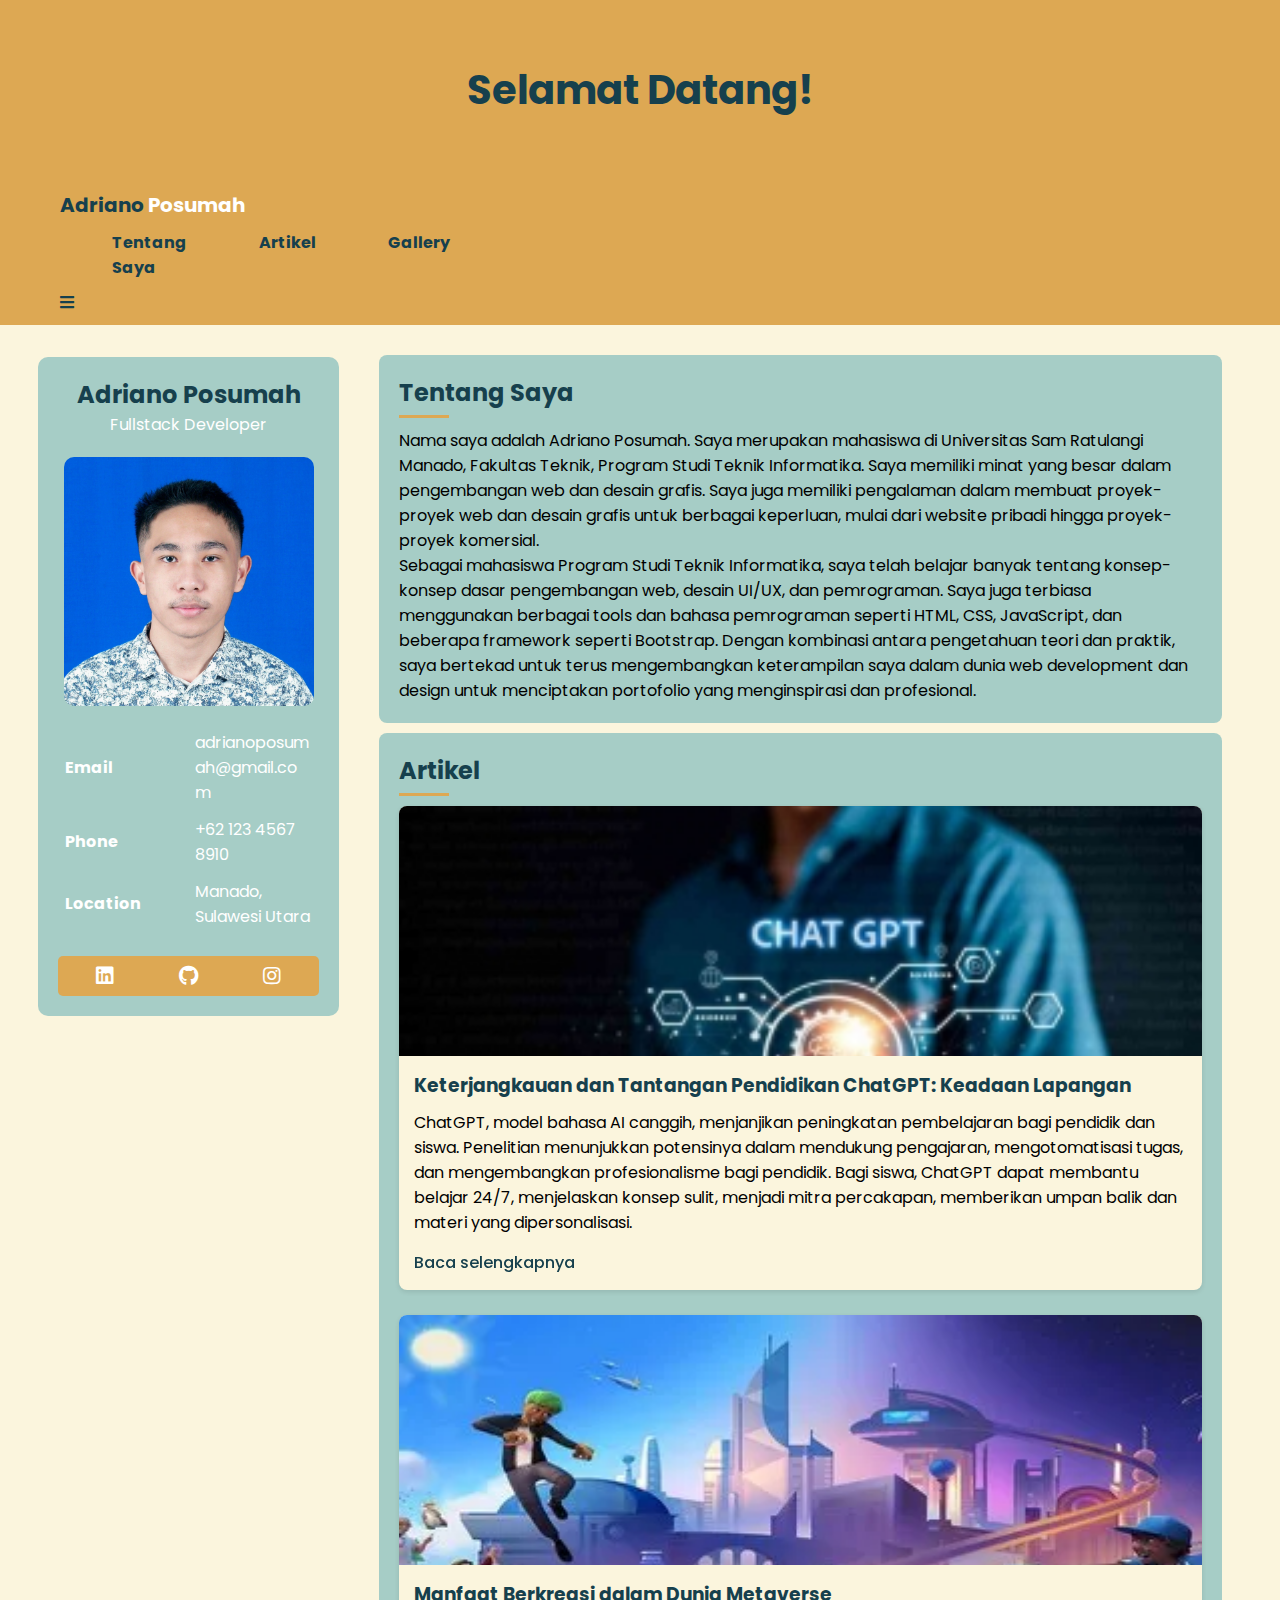
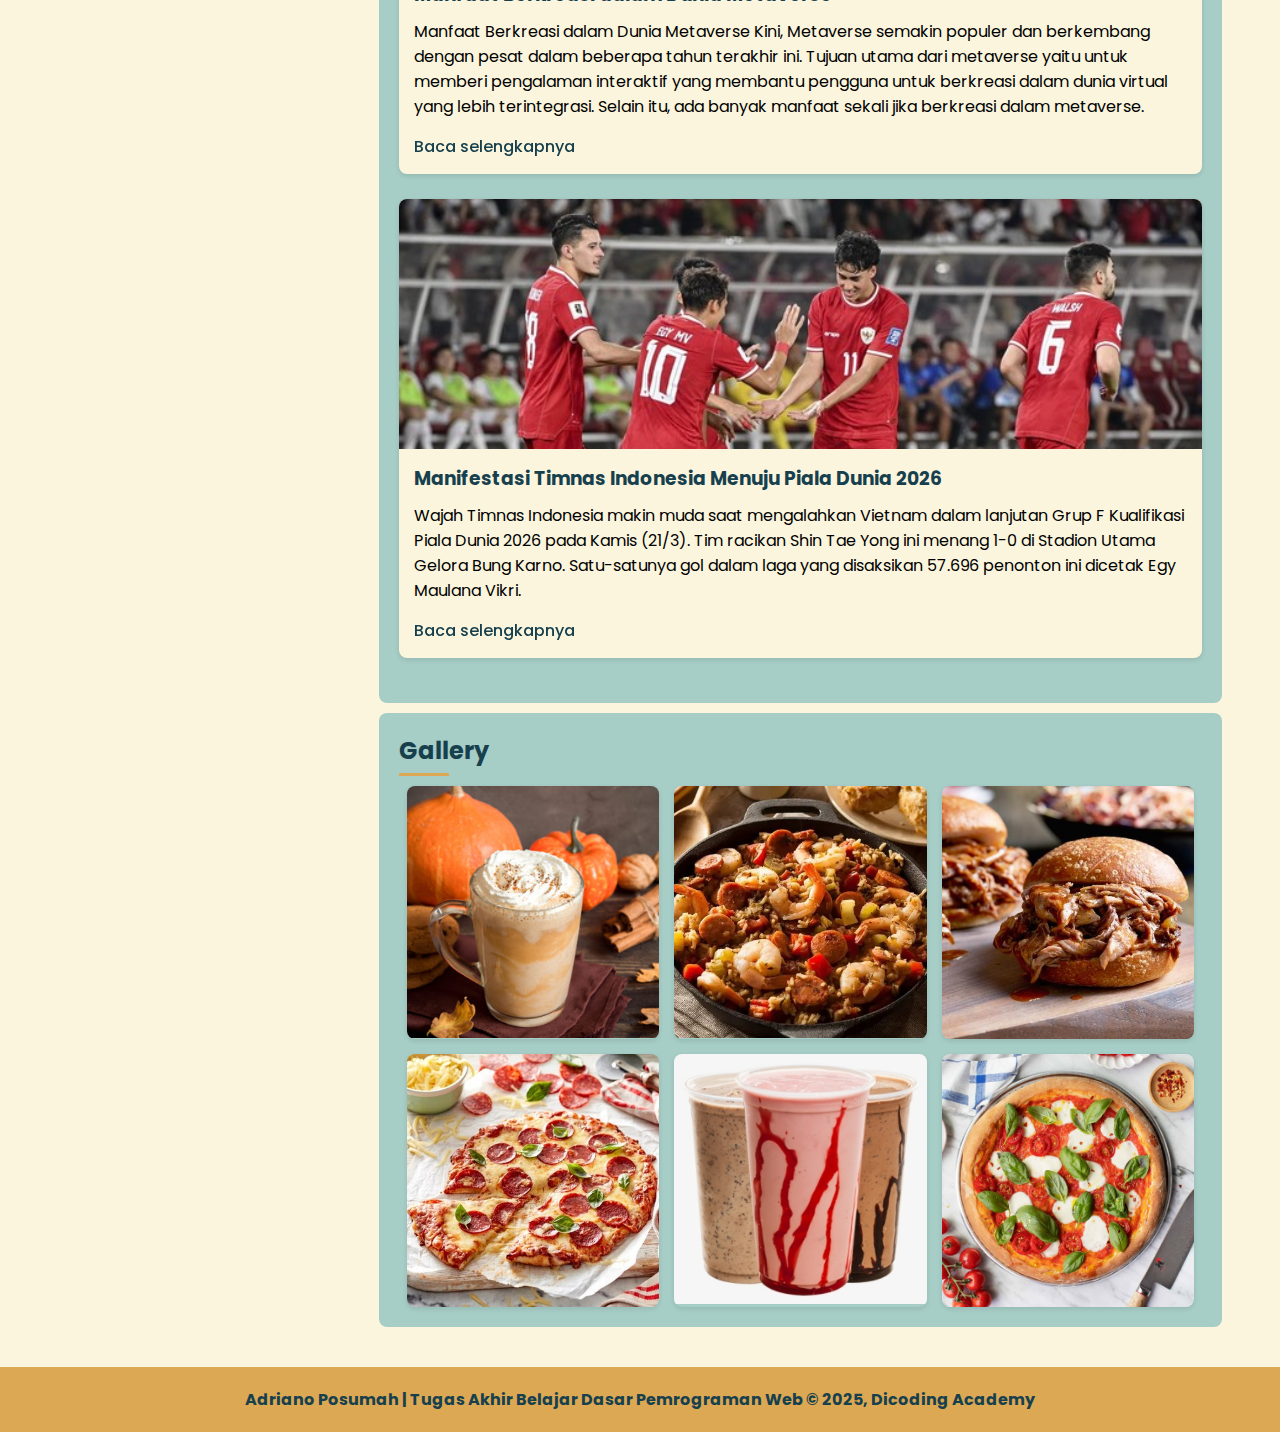
<file: index.html>
<!DOCTYPE html>
<html lang="en">
  <head>
    <meta charset="UTF-8" />
    <meta name="viewport" content="width=device-width, initial-scale=1.0" />
    <title>Tugas Akhir Pembelajaran Dasar Pemrograman Web | Adriano Posumah</title>

    <!-- My Styles -->
    <link rel="stylesheet" href="assets/styles/style.css" />

    <!-- Google Fonts -->
    <link rel="preconnect" href="https://fonts.googleapis.com" />
    <link rel="preconnect" href="https://fonts.gstatic.com" crossorigin />
    <link href="https://fonts.googleapis.com/css2?family=Poppins:wght@100;200;300;400;500;600;700;800;900&family=Quicksand:wght@300..700&display=swap" rel="stylesheet" />

    <!-- Font Awesome Icon -->
    <link
      rel="stylesheet"
      href="https://cdnjs.cloudflare.com/ajax/libs/font-awesome/5.15.4/css/all.min.css"
      integrity="sha512-1ycn6IcaQQ40/MKBW2W4Rhis/DbILU74C1vSrLJxCq57o941Ym01SwNsOMqvEBFlcgUa6xLiPY/NS5R+E6ztJQ=="
      crossorigin="anonymous"
      referrerpolicy="no-referrer"
    />
  </head>
  <body>
    <header>
      <div class="jumbotron">
        <h1>Selamat Datang!</h1>
      </div>
      <nav>
        <div class="nav-container">
          <div class="logo">Adriano <span>Posumah</span></div>
          <ul class="nav-menu">
            <li><a href="#tentang-saya">Tentang Saya</a></li>
            <li><a href="#artikel">Artikel</a></li>
            <li><a href="#gallery">Gallery</a></li>
          </ul>
          <div class="menu-toggle">
            <i class="fas fa-bars"></i>
          </div>
        </div>
      </nav>
    </header>
    <main>
      <aside>
        <article class="profile">
          <header>
            <h2>Adriano Posumah</h2>
            <p>Fullstack Developer</p>
            <figure>
              <img src="assets/images/profile.jpg" alt="Profile Picture" />
            </figure>
          </header>

          <section>
            <table>
              <tr>
                <th>Email</th>
                <td>adrianoposumah@gmail.com</td>
              </tr>
              <tr>
                <th>Phone</th>
                <td>+62 123 4567 8910</td>
              </tr>
              <tr>
                <th>Location</th>
                <td>Manado, Sulawesi Utara</td>
              </tr>
            </table>
          </section>
          <footer>
            <ul>
              <li>
                <a href="https://www.linkedin.com/in/adriano-posumah" target="_blank" rel="noopener noreferrer">
                  <i class="fab fa-linkedin"></i>
                </a>
              </li>
              <li>
                <a href="https://www.github.com/adrianoposumah" target="_blank" rel="noopener noreferrer">
                  <i class="fab fa-github"></i>
                </a>
              </li>
              <li>
                <a href="https://www.instagram.com/adrianopsmh" target="_blank" rel="noopener noreferrer">
                  <i class="fab fa-instagram"></i>
                </a>
              </li>
            </ul>
          </footer>
        </article>
      </aside>
      <div class="content">
        <section id="tentang-saya" class="tentang-saya">
          <h2>Tentang Saya</h2>
          <p>
            Nama saya adalah Adriano Posumah. Saya merupakan mahasiswa di Universitas Sam Ratulangi Manado, Fakultas Teknik, Program Studi Teknik Informatika. Saya memiliki minat yang besar dalam pengembangan web dan desain grafis. Saya
            juga memiliki pengalaman dalam membuat proyek-proyek web dan desain grafis untuk berbagai keperluan, mulai dari website pribadi hingga proyek-proyek komersial. <br />
            Sebagai mahasiswa Program Studi Teknik Informatika, saya telah belajar banyak tentang konsep-konsep dasar pengembangan web, desain UI/UX, dan pemrograman. Saya juga terbiasa menggunakan berbagai tools dan bahasa pemrograman
            seperti HTML, CSS, JavaScript, dan beberapa framework seperti Bootstrap. Dengan kombinasi antara pengetahuan teori dan praktik, saya bertekad untuk terus mengembangkan keterampilan saya dalam dunia web development dan design
            untuk menciptakan portofolio yang menginspirasi dan profesional.
          </p>
        </section>

        <section id="artikel" class="artikel">
          <h2>Artikel</h2>
          <a href="https://link.springer.com/article/10.1007/s11528-024-00939-0">
            <article>
              <div class="img-container">
                <img src="assets/images/blog-1.jpg" alt="Keterjangkauan dan Tantangan Pendidikan ChatGPT" />
              </div>
              <h3>Keterjangkauan dan Tantangan Pendidikan ChatGPT: Keadaan Lapangan</h3>
              <p>
                ChatGPT, model bahasa AI canggih, menjanjikan peningkatan pembelajaran bagi pendidik dan siswa. Penelitian menunjukkan potensinya dalam mendukung pengajaran, mengotomatisasi tugas, dan mengembangkan profesionalisme bagi
                pendidik. Bagi siswa, ChatGPT dapat membantu belajar 24/7, menjelaskan konsep sulit, menjadi mitra percakapan, memberikan umpan balik dan materi yang dipersonalisasi.
              </p>
              <span class="read-more">Baca selengkapnya</span>
            </article>
          </a>

          <a href="https://iptek.co.id/manfaat-berkreasi-dalam-dunia-metaverse/">
            <article>
              <div class="img-container">
                <img src="assets/images/blog-2.webp" alt="Manfaat Berkreasi dalam Dunia Metaverse" />
              </div>
              <h3>Manfaat Berkreasi dalam Dunia Metaverse</h3>
              <p>
                Manfaat Berkreasi dalam Dunia Metaverse Kini, Metaverse semakin populer dan berkembang dengan pesat dalam beberapa tahun terakhir ini. Tujuan utama dari metaverse yaitu untuk memberi pengalaman interaktif yang membantu
                pengguna untuk berkreasi dalam dunia virtual yang lebih terintegrasi. Selain itu, ada banyak manfaat sekali jika berkreasi dalam metaverse.
              </p>
              <span class="read-more">Baca selengkapnya</span>
            </article>
          </a>

          <a href="https://www.cnnindonesia.com/olahraga/20240324081853-142-1078241/manifestasi-timnas-indonesia-menuju-piala-dunia-2026">
            <article>
              <div class="img-container">
                <img src="assets/images/blog-3.jpg" alt="Manifestasi Timnas Indonesia Menuju Piala Dunia 2026" />
              </div>
              <h3>Manifestasi Timnas Indonesia Menuju Piala Dunia 2026</h3>
              <p>
                Wajah Timnas Indonesia makin muda saat mengalahkan Vietnam dalam lanjutan Grup F Kualifikasi Piala Dunia 2026 pada Kamis (21/3). Tim racikan Shin Tae Yong ini menang 1-0 di Stadion Utama Gelora Bung Karno. Satu-satunya gol
                dalam laga yang disaksikan 57.696 penonton ini dicetak Egy Maulana Vikri.
              </p>
              <span class="read-more">Baca selengkapnya</span>
            </article>
          </a>
        </section>

        <section id="gallery" class="gallery">
          <h2>Gallery</h2>
          <div class="gallery-container">
            <figure>
              <img class="gallery-image" src="assets/images/sample1.jpg" alt="Gambar 1" />
            </figure>
            <figure>
              <img class="gallery-image" src="assets/images/sample2.jpg" alt="Gambar 2" />
            </figure>
            <figure>
              <img class="gallery-image" src="assets/images/sample3.jpeg" alt="Gambar 3" />
            </figure>
            <figure>
              <img class="gallery-image" src="assets/images/sample4.jpg" alt="Gambar 4" />
            </figure>
            <figure>
              <img class="gallery-image" src="assets/images/sample5.jpeg" alt="Gambar 5" />
            </figure>
            <figure>
              <img class="gallery-image" src="assets/images/sample6.jpg" alt="Gambar 6" />
            </figure>
          </div>
        </section>
      </div>
    </main>

    <footer>
      <p>Adriano Posumah | Tugas Akhir Belajar Dasar Pemrograman Web &#169; 2025, Dicoding Academy</p>
    </footer>
    <script src="assets/scripts/script.js"></script>
  </body>
</html>
</file>
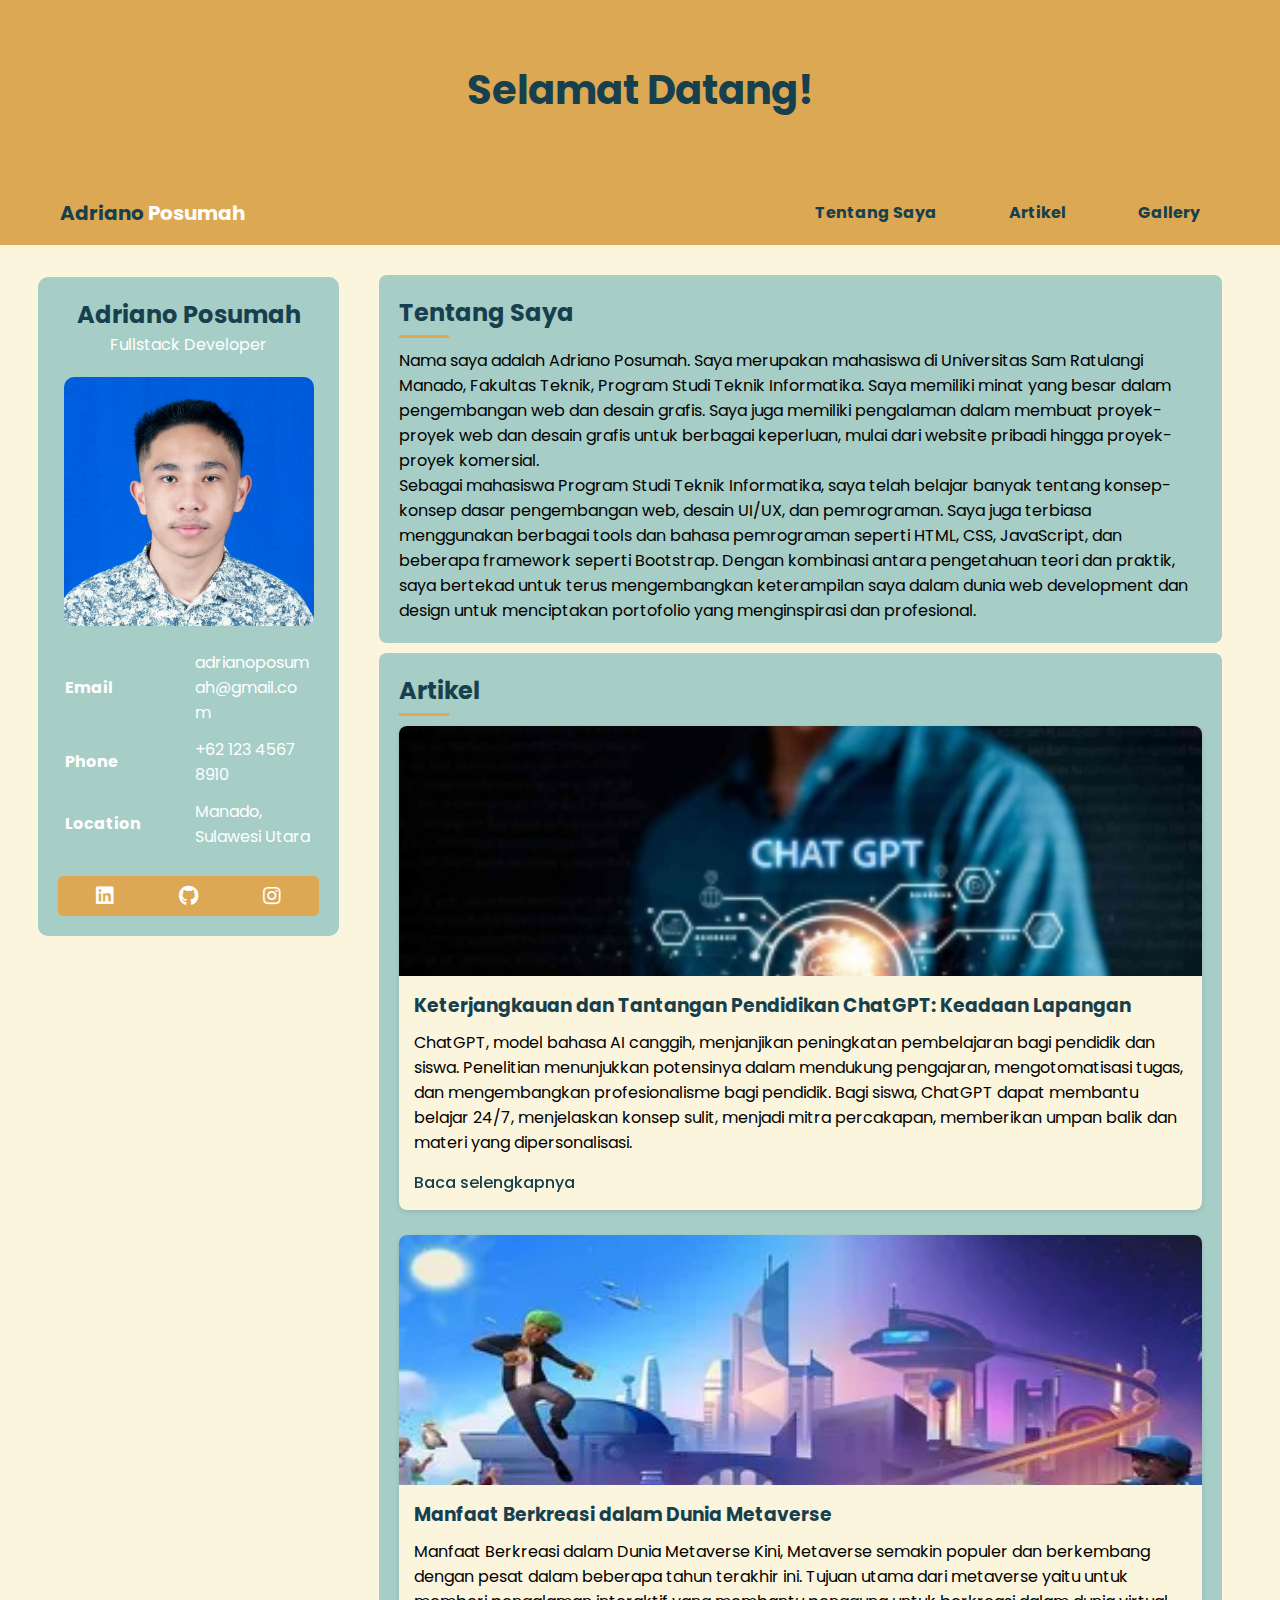
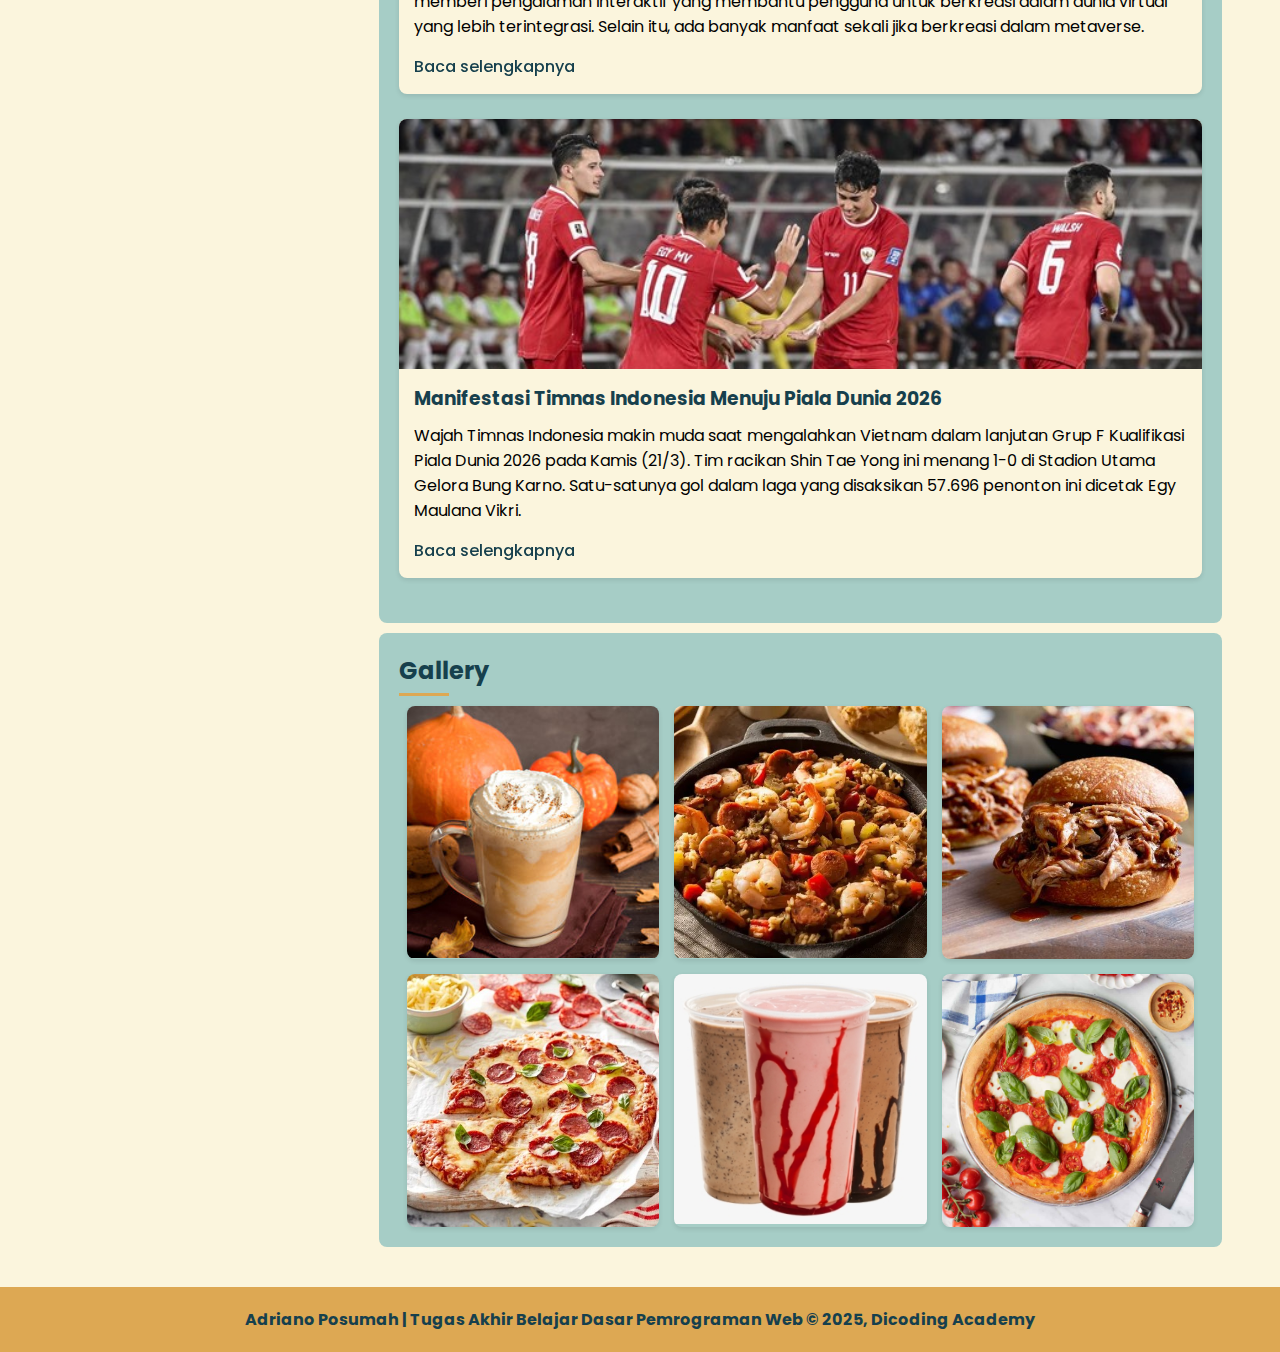
<file: TugasAkhirDasarPemrogramanWeb/index.html>
<!DOCTYPE html>
<html lang="en">
  <head>
    <meta charset="UTF-8" />
    <meta name="viewport" content="width=device-width, initial-scale=1.0" />
    <title>Tugas Akhir Pembelajaran Dasar Pemrograman Web | Adriano Posumah</title>

    <!-- My Styles -->
    <link rel="stylesheet" href="assets/styles/style.css" />

    <!-- Google Fonts -->
    <link rel="preconnect" href="https://fonts.googleapis.com" />
    <link rel="preconnect" href="https://fonts.gstatic.com" crossorigin />
    <link href="https://fonts.googleapis.com/css2?family=Poppins:wght@100;200;300;400;500;600;700;800;900&family=Quicksand:wght@300..700&display=swap" rel="stylesheet" />

    <!-- Font Awesome Icon -->
    <link
      rel="stylesheet"
      href="https://cdnjs.cloudflare.com/ajax/libs/font-awesome/5.15.4/css/all.min.css"
      integrity="sha512-1ycn6IcaQQ40/MKBW2W4Rhis/DbILU74C1vSrLJxCq57o941Ym01SwNsOMqvEBFlcgUa6xLiPY/NS5R+E6ztJQ=="
      crossorigin="anonymous"
      referrerpolicy="no-referrer"
    />
  </head>
  <body>
    <header>
      <div class="jumbotron">
        <h1>Selamat Datang!</h1>
      </div>
      <nav>
        <div class="nav-container">
          <div class="logo">Adriano <span>Posumah</span></div>
          <ul class="nav-menu">
            <li><a href="#tentang-saya">Tentang Saya</a></li>
            <li><a href="#artikel">Artikel</a></li>
            <li><a href="#gallery">Gallery</a></li>
          </ul>
          <div class="menu-toggle">
            <i class="fas fa-bars"></i>
          </div>
        </div>
      </nav>
    </header>
    <main>
      <aside>
        <article class="profile">
          <header>
            <h2>Adriano Posumah</h2>
            <p>Fullstack Developer</p>
            <figure>
              <img src="assets/images/profile.jpg" alt="Profile Picture" />
            </figure>
          </header>

          <section>
            <table>
              <tr>
                <th>Email</th>
                <td>adrianoposumah@gmail.com</td>
              </tr>
              <tr>
                <th>Phone</th>
                <td>+62 123 4567 8910</td>
              </tr>
              <tr>
                <th>Location</th>
                <td>Manado, Sulawesi Utara</td>
              </tr>
            </table>
          </section>
          <footer>
            <ul>
              <li>
                <a href="https://www.linkedin.com/in/adrianoposumah" target="_blank" rel="noopener noreferrer">
                  <i class="fab fa-linkedin"></i>
                </a>
              </li>
              <li>
                <a href="https://www.github.com/adrianoposumah" target="_blank" rel="noopener noreferrer">
                  <i class="fab fa-github"></i>
                </a>
              </li>
              <li>
                <a href="https://www.instagram.com/adrianoposumah" target="_blank" rel="noopener noreferrer">
                  <i class="fab fa-instagram"></i>
                </a>
              </li>
            </ul>
          </footer>
        </article>
      </aside>
      <div class="content">
        <section id="tentang-saya" class="tentang-saya">
          <h2>Tentang Saya</h2>
          <p>
            Nama saya adalah Adriano Posumah. Saya merupakan mahasiswa di Universitas Sam Ratulangi Manado, Fakultas Teknik, Program Studi Teknik Informatika. Saya memiliki minat yang besar dalam pengembangan web dan desain grafis. Saya
            juga memiliki pengalaman dalam membuat proyek-proyek web dan desain grafis untuk berbagai keperluan, mulai dari website pribadi hingga proyek-proyek komersial. <br />
            Sebagai mahasiswa Program Studi Teknik Informatika, saya telah belajar banyak tentang konsep-konsep dasar pengembangan web, desain UI/UX, dan pemrograman. Saya juga terbiasa menggunakan berbagai tools dan bahasa pemrograman
            seperti HTML, CSS, JavaScript, dan beberapa framework seperti Bootstrap. Dengan kombinasi antara pengetahuan teori dan praktik, saya bertekad untuk terus mengembangkan keterampilan saya dalam dunia web development dan design
            untuk menciptakan portofolio yang menginspirasi dan profesional.
          </p>
        </section>

        <section id="artikel" class="artikel">
          <h2>Artikel</h2>
          <a href="https://link.springer.com/article/10.1007/s11528-024-00939-0">
            <article>
              <div class="img-container">
                <img src="assets/images/blog-1.jpg" alt="Keterjangkauan dan Tantangan Pendidikan ChatGPT" />
              </div>
              <h3>Keterjangkauan dan Tantangan Pendidikan ChatGPT: Keadaan Lapangan</h3>
              <p>
                ChatGPT, model bahasa AI canggih, menjanjikan peningkatan pembelajaran bagi pendidik dan siswa. Penelitian menunjukkan potensinya dalam mendukung pengajaran, mengotomatisasi tugas, dan mengembangkan profesionalisme bagi
                pendidik. Bagi siswa, ChatGPT dapat membantu belajar 24/7, menjelaskan konsep sulit, menjadi mitra percakapan, memberikan umpan balik dan materi yang dipersonalisasi.
              </p>
              <span class="read-more">Baca selengkapnya</span>
            </article>
          </a>

          <a href="https://iptek.co.id/manfaat-berkreasi-dalam-dunia-metaverse/">
            <article>
              <div class="img-container">
                <img src="assets/images/blog-2.webp" alt="Manfaat Berkreasi dalam Dunia Metaverse" />
              </div>
              <h3>Manfaat Berkreasi dalam Dunia Metaverse</h3>
              <p>
                Manfaat Berkreasi dalam Dunia Metaverse Kini, Metaverse semakin populer dan berkembang dengan pesat dalam beberapa tahun terakhir ini. Tujuan utama dari metaverse yaitu untuk memberi pengalaman interaktif yang membantu
                pengguna untuk berkreasi dalam dunia virtual yang lebih terintegrasi. Selain itu, ada banyak manfaat sekali jika berkreasi dalam metaverse.
              </p>
              <span class="read-more">Baca selengkapnya</span>
            </article>
          </a>

          <a href="https://www.cnnindonesia.com/olahraga/20240324081853-142-1078241/manifestasi-timnas-indonesia-menuju-piala-dunia-2026">
            <article>
              <div class="img-container">
                <img src="assets/images/blog-3.jpg" alt="Manifestasi Timnas Indonesia Menuju Piala Dunia 2026" />
              </div>
              <h3>Manifestasi Timnas Indonesia Menuju Piala Dunia 2026</h3>
              <p>
                Wajah Timnas Indonesia makin muda saat mengalahkan Vietnam dalam lanjutan Grup F Kualifikasi Piala Dunia 2026 pada Kamis (21/3). Tim racikan Shin Tae Yong ini menang 1-0 di Stadion Utama Gelora Bung Karno. Satu-satunya gol
                dalam laga yang disaksikan 57.696 penonton ini dicetak Egy Maulana Vikri.
              </p>
              <span class="read-more">Baca selengkapnya</span>
            </article>
          </a>
        </section>

        <section id="gallery" class="gallery">
          <h2>Gallery</h2>
          <div class="gallery-container">
            <figure>
              <img class="gallery-image" src="assets/images/sample1.jpg" alt="Gambar 1" />
            </figure>
            <figure>
              <img class="gallery-image" src="assets/images/sample2.jpg" alt="Gambar 2" />
            </figure>
            <figure>
              <img class="gallery-image" src="assets/images/sample3.jpeg" alt="Gambar 3" />
            </figure>
            <figure>
              <img class="gallery-image" src="assets/images/sample4.jpg" alt="Gambar 4" />
            </figure>
            <figure>
              <img class="gallery-image" src="assets/images/sample5.jpeg" alt="Gambar 5" />
            </figure>
            <figure>
              <img class="gallery-image" src="assets/images/sample6.jpg" alt="Gambar 6" />
            </figure>
          </div>
        </section>
      </div>
    </main>

    <footer>
      <p>Adriano Posumah | Tugas Akhir Belajar Dasar Pemrograman Web &#169; 2025, Dicoding Academy</p>
    </footer>
    <script src="assets/scripts/script.js"></script>
  </body>
</html>
</file>
<file: assets/styles/style.css>
* {
  margin: 0;
  padding: 0;
  box-sizing: border-box;
  text-decoration: none;
  list-style: none;
  scroll-behavior: smooth;
}

body {
  font-family: "Poppins", sans-serif;
  background: #fbf5dd;
}

h1,
h2 {
  color: #16404d;
}

.jumbotron {
  font-size: 20px;
  padding: 60px;
  background-color: #dda853;
  text-align: center;
  color: white;
}

header {
  display: inline;
}

nav {
  display: flex;
  background-color: #dda853;
  color: #16404d;
  padding: 10px 60px;
  align-items: center;
  position: sticky;
  top: 0;
  z-index: 1000;
}

nav .logo {
  font-size: 20px;
  font-weight: bold;
}

nav .logo span {
  color: white;
}

nav ul {
  display: flex;
  width: 80%;
  justify-content: center;
  padding-inline: 4rem;
  gap: 2rem;
}

nav li {
  padding: 10px 20px;
  border-radius: 5px;
  transition: background-color 0.3s ease;
  position: relative;
}

nav li a {
  color: #16404d;
  font-weight: bold;
}

nav li:hover {
  background-color: #16404d;
}

nav li:hover a {
  color: white;
}

main {
  display: flex;
  flex-wrap: wrap;
  align-items: flex-start;
  margin: 0 3%;
}

aside {
  width: 25%;
  position: sticky;
  margin-top: 2rem;
  top: 10%;
  background-color: #a6cdc6;
  padding: 20px;
  align-self: flex-start;
  border-radius: 10px;
}

.content {
  flex: 1;
  padding: 20px;
  width: 75%;
  margin-left: 20px;
}

.profile {
  text-align: center;
}

.profile p {
  color: white;
}

.profile figure {
  margin: 0 auto;
  max-width: 250px;
}

.profile img {
  margin-top: 20px;
  width: 100%;
  max-width: 250px;
  border-radius: 10px;
  height: auto;
}

.profile table {
  width: 100%;
  margin-top: 10px;
  color: white;
  table-layout: fixed;
}

.profile th,
.profile td {
  text-align: left;
  padding: 5px;
  word-wrap: break-word;
}

.profile ul {
  display: flex;
  justify-content: center;
  gap: 10px;
  margin-top: 10px;
}

aside footer {
  padding: 0;
  border-radius: 5px;
}

aside footer ul {
  display: flex;
  justify-content: space-evenly;
  align-items: center;
  width: 100%;
  padding: 10px;
  list-style: none;
}

aside footer ul li {
  display: flex;
  align-items: center;
  justify-content: center;
  flex: 1;
}

aside footer ul li a {
  color: white;
  font-size: 20px;
  transition: color 0.3s ease;
  display: flex;
  align-items: center;
  justify-content: center;
  width: 100%;
}

.profile ul li {
  display: inline;
}

.profile ul li a {
  color: white;
  font-size: 20px;
  transition: color 0.3s ease;
}

.profile ul li a:hover {
  color: #16404d;
}

.content section {
  background-color: #a6cdc6;
  margin-top: 10px;
  border-radius: 8px;
  padding: 20px;
}

.content section h2 {
  margin-bottom: 10px;
}

.content section h2::after {
  content: "";
  display: block;
  width: 50px;
  height: 3px;
  background-color: #dda853;
  margin-top: 5px;
}

.artikel article {
  display: flex;
  flex-direction: column;
  background-color: #fbf5dd;
  border-radius: 8px;
  overflow: hidden;
  margin-bottom: 20px;
  box-shadow: 0 2px 5px rgba(0, 0, 0, 0.1);
  transition: transform 0.3s ease, box-shadow 0.3s ease;
  cursor: pointer;
  margin-bottom: 25px;
}

.artikel article:hover {
  transform: translateY(-5px);
  box-shadow: 0 5px 15px rgba(0, 0, 0, 0.2);
}

.artikel article:active {
  transform: translateY(-2px);
  box-shadow: 0 3px 10px rgba(0, 0, 0, 0.15);
}

.artikel article .img-container {
  overflow: hidden;
  max-height: 250px;
}

.artikel article img {
  width: 100%;
  height: auto;
  max-height: 600px;
  object-fit: cover;
  transition: transform 0.5s ease;
}

.artikel article:hover img {
  transform: scale(1.1);
}

.artikel article h3 {
  padding: 15px 15px 5px;
  color: #16404d;
  transition: color 0.3s ease;
}

.artikel article:hover h3 {
  color: #dda853;
}

.artikel article p {
  padding: 5px 15px 15px;
}

.artikel article .read-more {
  margin: 0 15px 15px;
  color: #16404d;
  font-weight: 500;
  display: inline-block;
  position: relative;
}

.artikel article .read-more::after {
  content: "";
  position: absolute;
  bottom: -2px;
  left: 0;
  width: 0;
  height: 2px;
  background-color: #dda853;
  transition: width 0.3s ease;
}

.artikel article:hover .read-more::after {
  width: 100%;
}

.artikel a {
  text-decoration: none;
  color: inherit;
  display: block;
}

.artikel a:hover {
  text-decoration: none;
}

.artikel a:visited {
  color: inherit;
}

.gallery-container {
  display: flex;
  flex-wrap: wrap;
  gap: 15px;
  justify-content: center;
}

.gallery-container figure {
  flex: 0 0 calc(33.333% - 15px);
  overflow: hidden;
  border-radius: 8px;
  box-shadow: 0 2px 5px rgba(0, 0, 0, 0.1);
}

.gallery-image {
  width: 100%;
  height: auto;
  display: block;
  transition: transform 0.3s ease;
}

.gallery-image:hover {
  transform: scale(1.05);
}

footer {
  padding: 20px;
  color: #16404d;
  background-color: #dda853;
  text-align: center;
  font-weight: bold;
  margin-top: 20px;
}

@media (max-width: 1200px) {
  .gallery-container figure {
    flex: 0 0 calc(50% - 15px);
  }

  aside {
    width: 30%;
  }

  .content {
    width: 70%;
  }
}

@media (max-width: 1000px) {
  main {
    flex-direction: column;
  }

  aside {
    width: 100%;
    position: relative;
    margin-bottom: 20px;
    padding: 15px;
  }

  .profile figure {
    max-width: 200px;
  }

  .content {
    width: 100%;
    margin-left: 0;
    padding: 0px;
  }

  .gallery-container figure {
    flex: 0 0 calc(50% - 15px);
  }
}

@media (max-width: 768px) {
  nav {
    flex-direction: column;
    padding: 10px 20px;
  }

  nav ul {
    flex-direction: column;
    width: 100%;
    padding: 0;
    gap: 0.5rem;
    margin-top: 10px;
  }

  nav li {
    text-align: center;
    padding: 8px 0;
  }

  .jumbotron {
    padding: 40px 20px;
    font-size: 18px;
  }

  .content section {
    padding: 15px;
  }

  .profile table th,
  .profile table td {
    display: block;
    width: 100%;
  }

  .profile table th {
    text-align: center;
    padding-top: 10px;
  }
  .profile table td {
    text-align: center;
  }

  .gallery-container figure {
    flex: 0 0 100%;
  }
  .artikel article {
    margin-bottom: 15px;
  }

  .artikel article .img-container {
    max-height: 200px;
  }
}

@media (max-width: 480px) {
  nav {
    padding: 10px;
  }

  .jumbotron {
    padding: 30px 15px;
    font-size: 16px;
  }

  .jumbotron h1 {
    font-size: 1.8rem;
  }

  aside {
    padding: 10px;
  }

  .content {
    padding: 10px;
  }

  .content section {
    padding: 10px;
  }

  .profile img {
    max-width: 180px;
  }
  .artikel article .img-container {
    max-height: 180px;
  }

  .artikel article h3 {
    font-size: 1.2rem;
  }
}
</file>
<file: TugasAkhirDasarPemrogramanWeb/assets/styles/style.css>
* {
  margin: 0;
  padding: 0;
  box-sizing: border-box;
  text-decoration: none;
  list-style: none;
  scroll-behavior: smooth;
}

body {
  font-family: "Poppins", sans-serif;
  background: #fbf5dd;
}

h1,
h2 {
  color: #16404d;
}

.jumbotron {
  font-size: 20px;
  padding: 60px;
  background-color: #dda853;
  text-align: center;
  color: white;
}

header {
  display: inline;
}

nav {
  background-color: #dda853;
  color: #16404d;
  padding: 10px 60px;
  position: sticky;
  top: 0;
  z-index: 1000;
}

.nav-container {
  display: flex;
  justify-content: space-between;
  align-items: center;
  width: 100%;
}

.menu-toggle {
  display: none;
  cursor: pointer;
  font-size: 24px;
}

nav .logo {
  font-size: 20px;
  font-weight: bold;
}

nav .logo span {
  color: white;
}

nav ul.nav-menu {
  display: flex;
  justify-content: center;
  gap: 2rem;
}

nav li {
  padding: 10px 20px;
  border-radius: 5px;
  transition: background-color 0.3s ease;
  position: relative;
}

nav li a {
  color: #16404d;
  font-weight: bold;
}

nav li:hover {
  background-color: #16404d;
}

nav li:hover a {
  color: white;
}

main {
  display: flex;
  flex-wrap: wrap;
  align-items: flex-start;
  margin: 0 3%;
}

aside {
  width: 25%;
  position: sticky;
  margin-top: 2rem;
  top: 10%;
  background-color: #a6cdc6;
  padding: 20px;
  align-self: flex-start;
  border-radius: 10px;
}

.content {
  flex: 1;
  padding: 20px;
  width: 75%;
  margin-left: 20px;
}

.profile {
  text-align: center;
}

.profile p {
  color: white;
}

.profile figure {
  margin: 0 auto;
  max-width: 250px;
}

.profile img {
  margin-top: 20px;
  width: 100%;
  max-width: 250px;
  border-radius: 10px;
  height: auto;
}

.profile table {
  width: 100%;
  margin-top: 10px;
  color: white;
  table-layout: fixed;
}

.profile th,
.profile td {
  text-align: left;
  padding: 5px;
  word-wrap: break-word;
}

.profile ul {
  display: flex;
  justify-content: center;
  gap: 10px;
  margin-top: 10px;
}

aside footer {
  padding: 0;
  border-radius: 5px;
}

aside footer ul {
  display: flex;
  justify-content: space-evenly;
  align-items: center;
  width: 100%;
  padding: 10px;
  list-style: none;
}

aside footer ul li {
  display: flex;
  align-items: center;
  justify-content: center;
  flex: 1;
}

aside footer ul li a {
  color: white;
  font-size: 20px;
  transition: color 0.3s ease;
  display: flex;
  align-items: center;
  justify-content: center;
  width: 100%;
}

.profile ul li {
  display: inline;
}

.profile ul li a {
  color: white;
  font-size: 20px;
  transition: color 0.3s ease;
}

.profile ul li a:hover {
  color: #16404d;
}

.content section {
  background-color: #a6cdc6;
  margin-top: 10px;
  border-radius: 8px;
  padding: 20px;
}

.content section h2 {
  margin-bottom: 10px;
}

.content section h2::after {
  content: "";
  display: block;
  width: 50px;
  height: 3px;
  background-color: #dda853;
  margin-top: 5px;
}

.artikel article {
  display: flex;
  flex-direction: column;
  background-color: #fbf5dd;
  border-radius: 8px;
  overflow: hidden;
  margin-bottom: 20px;
  box-shadow: 0 2px 5px rgba(0, 0, 0, 0.1);
  transition: transform 0.3s ease, box-shadow 0.3s ease;
  cursor: pointer;
  margin-bottom: 25px;
}

.artikel article:hover {
  transform: translateY(-5px);
  box-shadow: 0 5px 15px rgba(0, 0, 0, 0.2);
}

.artikel article:active {
  transform: translateY(-2px);
  box-shadow: 0 3px 10px rgba(0, 0, 0, 0.15);
}

.artikel article .img-container {
  overflow: hidden;
  max-height: 250px;
}

.artikel article img {
  width: 100%;
  height: auto;
  max-height: 600px;
  object-fit: cover;
  transition: transform 0.5s ease;
}

.artikel article:hover img {
  transform: scale(1.1);
}

.artikel article h3 {
  padding: 15px 15px 5px;
  color: #16404d;
  transition: color 0.3s ease;
}

.artikel article:hover h3 {
  color: #dda853;
}

.artikel article p {
  padding: 5px 15px 15px;
}

.artikel article .read-more {
  margin: 0 15px 15px;
  color: #16404d;
  font-weight: 500;
  display: inline-block;
  position: relative;
}

.artikel article .read-more::after {
  content: "";
  position: absolute;
  bottom: -2px;
  left: 0;
  width: 0;
  height: 2px;
  background-color: #dda853;
  transition: width 0.3s ease;
}

.artikel article:hover .read-more::after {
  width: 100%;
}

.artikel a {
  text-decoration: none;
  color: inherit;
  display: block;
}

.artikel a:hover {
  text-decoration: none;
}

.artikel a:visited {
  color: inherit;
}

.gallery-container {
  display: flex;
  flex-wrap: wrap;
  gap: 15px;
  justify-content: center;
}

.gallery-container figure {
  flex: 0 0 calc(33.333% - 15px);
  overflow: hidden;
  border-radius: 8px;
  box-shadow: 0 2px 5px rgba(0, 0, 0, 0.1);
}

.gallery-image {
  width: 100%;
  height: auto;
  display: block;
  transition: transform 0.3s ease;
}

.gallery-image:hover {
  transform: scale(1.05);
}

footer {
  padding: 20px;
  color: #16404d;
  background-color: #dda853;
  text-align: center;
  font-weight: bold;
  margin-top: 20px;
}

@media (max-width: 1200px) {
  .gallery-container figure {
    flex: 0 0 calc(50% - 15px);
  }

  aside {
    width: 30%;
  }

  .content {
    width: 70%;
  }
}

@media (max-width: 1000px) {
  main {
    flex-direction: column;
  }

  aside {
    width: 100%;
    position: relative;
    margin-bottom: 20px;
    padding: 15px;
  }

  .profile figure {
    max-width: 200px;
  }

  .content {
    width: 100%;
    margin-left: 0;
    padding: 0px;
  }

  .gallery-container figure {
    flex: 0 0 calc(50% - 15px);
  }
}

@media (max-width: 768px) {
  nav {
    padding: 10px 20px;
  }

  .menu-toggle {
    display: block;
  }

  .menu-toggle.active i {
    transform: rotate(90deg);
  }

  .menu-toggle i {
    transition: transform 0.3s ease;
  }

  nav ul.nav-menu {
    flex-direction: column;
    width: 100%;
    padding: 0;
    gap: 0;
    height: 0;
    overflow: hidden;
    transition: height 0.3s ease;
    opacity: 0;
    visibility: hidden;
  }

  nav ul.nav-menu.active {
    height: auto;
    opacity: 1;
    visibility: visible;
    margin-top: 15px;
    border-top: 1px solid rgba(255, 255, 255, 0.2);
    padding-top: 10px;
  }

  nav li {
    text-align: center;
    padding: 12px 0;
    width: 100%;
    margin: 0;
  }

  nav li:hover {
    background-color: #16404d;
  }

  .jumbotron {
    padding: 40px 20px;
    font-size: 18px;
  }

  .content section {
    padding: 15px;
  }

  .profile table th,
  .profile table td {
    display: block;
    width: 100%;
  }

  .profile table th {
    text-align: center;
    padding-top: 10px;
  }
  .profile table td {
    text-align: center;
  }

  .gallery-container figure {
    flex: 0 0 100%;
  }
  .artikel article {
    margin-bottom: 15px;
  }

  .artikel article .img-container {
    max-height: 200px;
  }
}

@media (max-width: 480px) {
  nav {
    padding: 10px;
  }

  .jumbotron {
    padding: 30px 15px;
    font-size: 16px;
  }

  .jumbotron h1 {
    font-size: 1.8rem;
  }

  aside {
    padding: 10px;
  }

  .content {
    padding: 10px;
  }

  .content section {
    padding: 10px;
  }

  .profile img {
    max-width: 180px;
  }
  .artikel article .img-container {
    max-height: 180px;
  }

  .artikel article h3 {
    font-size: 1.2rem;
  }
}
</file>
